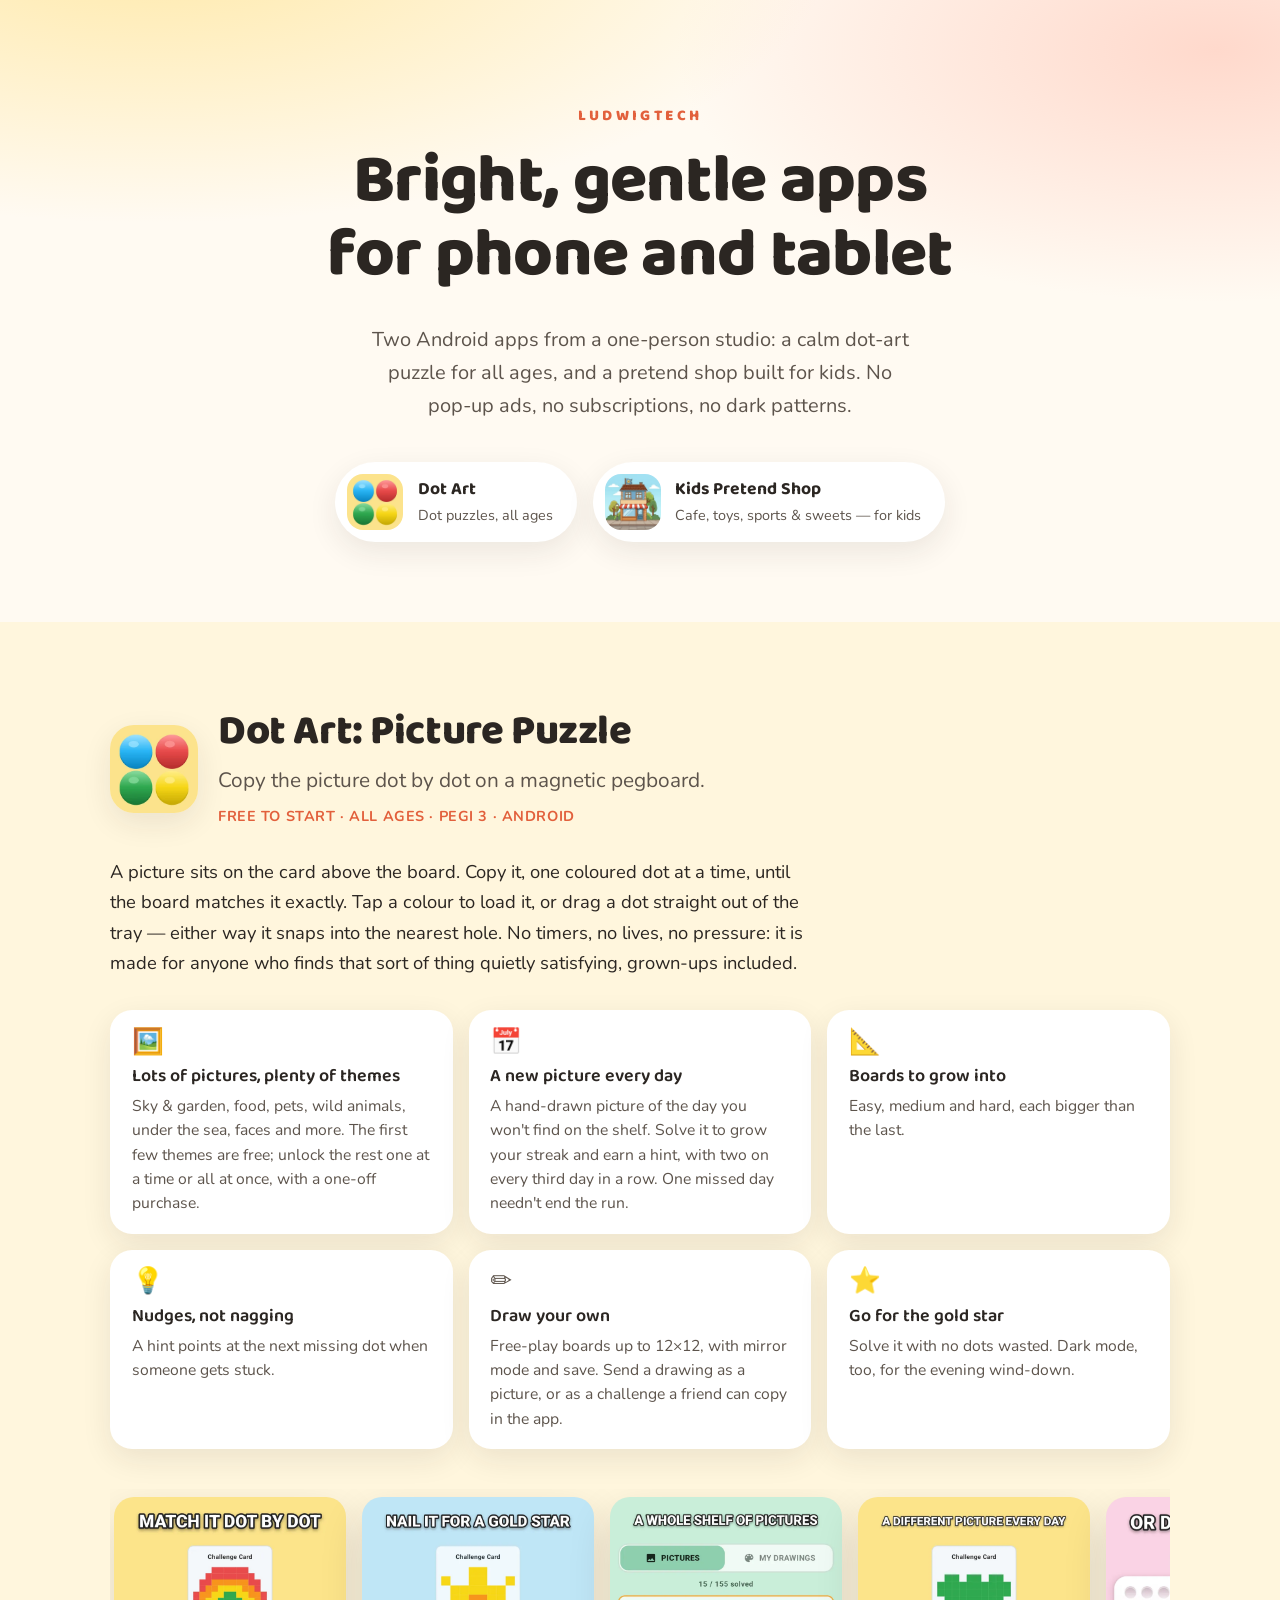
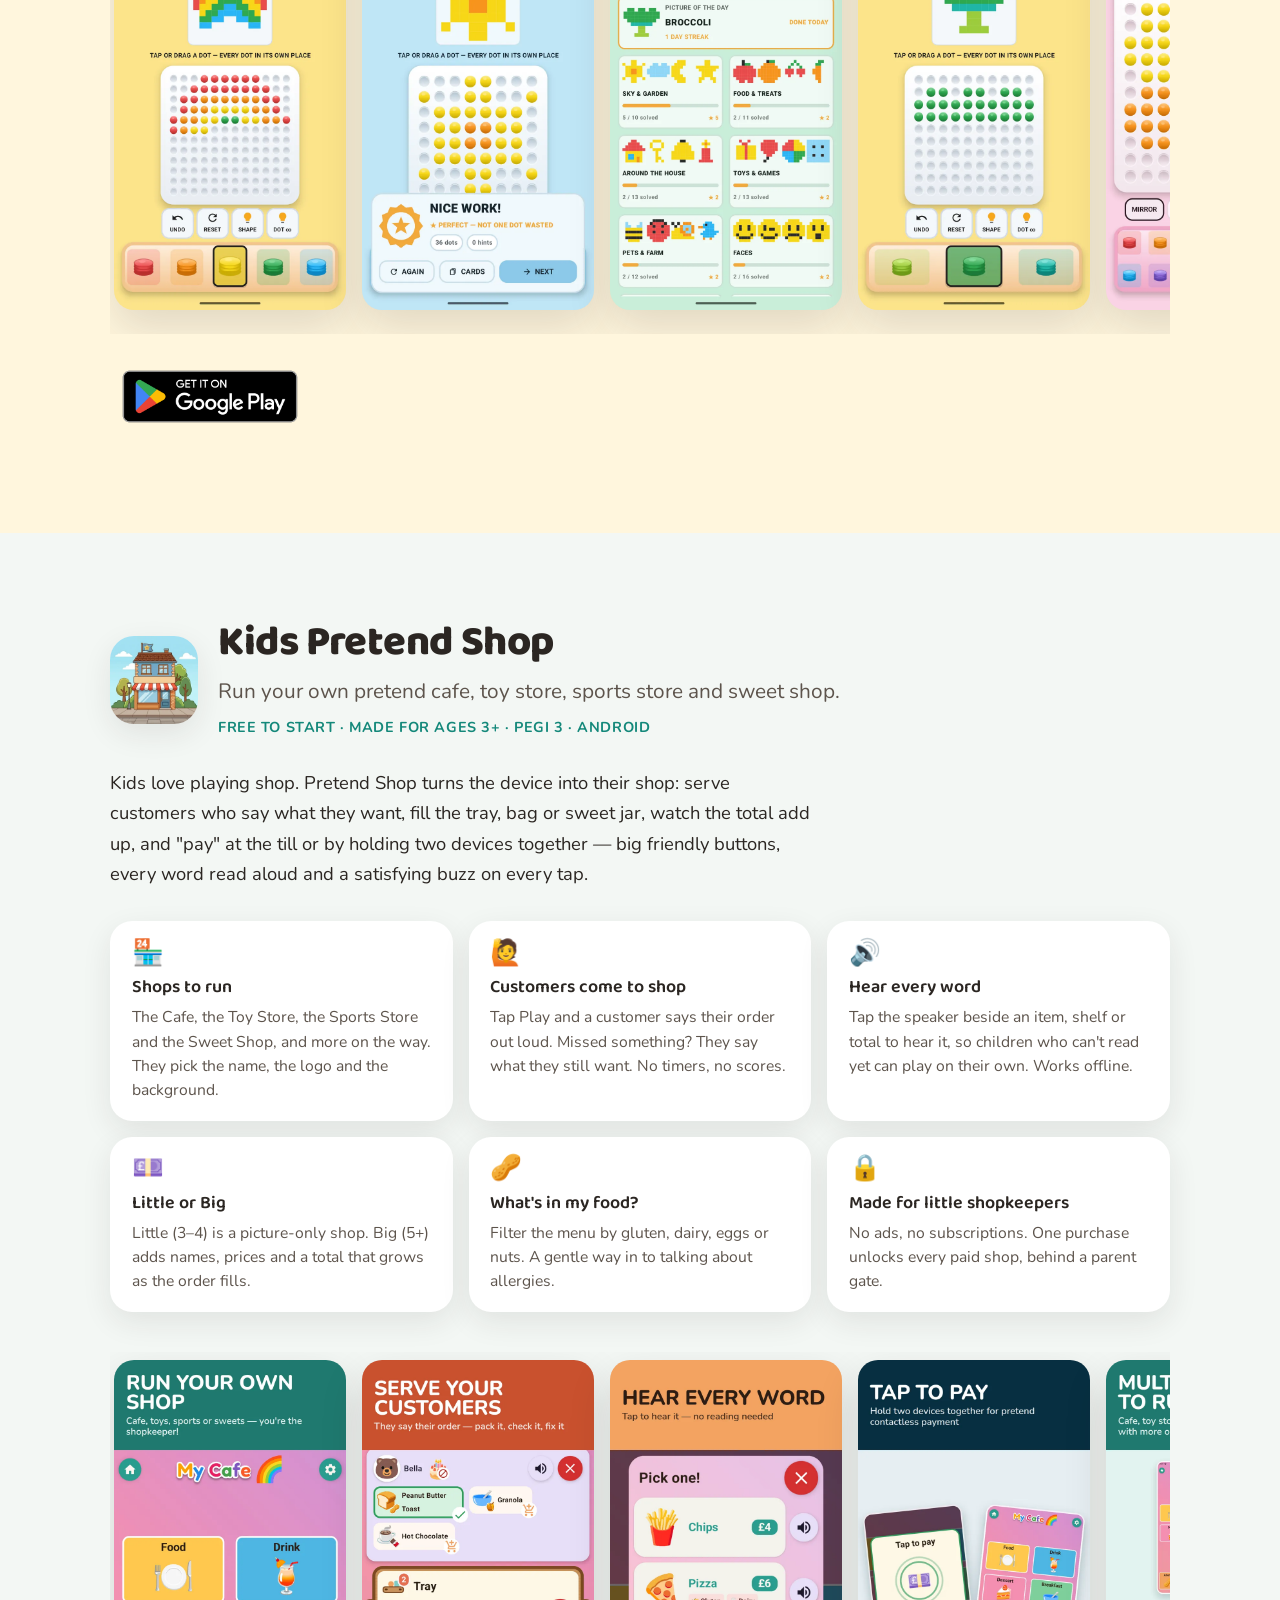
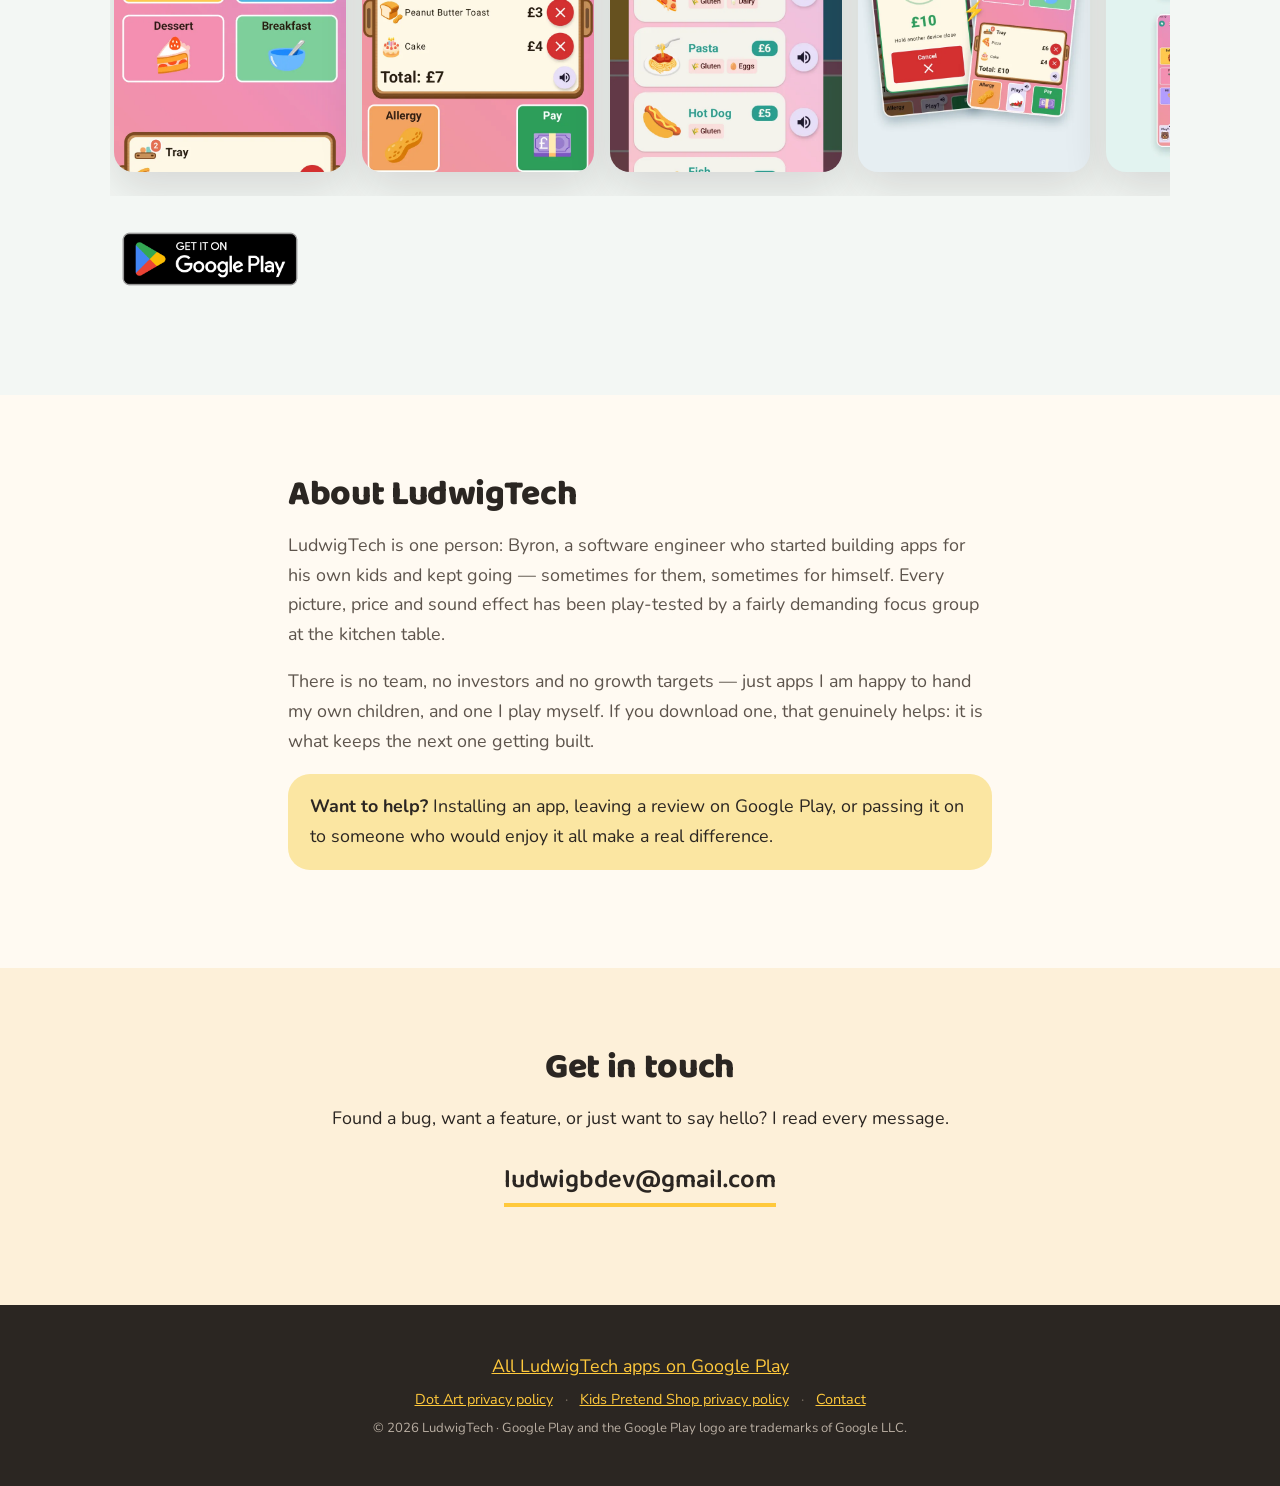
<file: index.html>
<!DOCTYPE html>
<html lang="en">
<head>
<meta charset="UTF-8">
<meta name="viewport" content="width=device-width, initial-scale=1">
<title>LudwigTech — Bright, gentle Android apps</title>
<meta name="description" content="LudwigTech makes bright, gentle Android apps: Dot Art: Picture Puzzle, a calm dot puzzle for all ages, and Kids Pretend Shop, a pretend shop for kids.">
<meta name="author" content="LudwigTech">
<link rel="canonical" href="https://byronludwig.github.io/">

<meta property="og:type" content="website">
<meta property="og:title" content="LudwigTech — Bright, gentle Android apps">
<meta property="og:description" content="A calm dot puzzle for all ages, and a pretend shop for kids. Built by one person.">
<meta property="og:url" content="https://byronludwig.github.io/">
<meta property="og:image" content="https://byronludwig.github.io/assets/icons/pretend-shop.webp">
<meta name="twitter:card" content="summary_large_image">

<link rel="icon" href="assets/favicon.svg" type="image/svg+xml">
<link rel="apple-touch-icon" href="assets/icons/dot-art.webp">

<link rel="preconnect" href="https://fonts.googleapis.com">
<link rel="preconnect" href="https://fonts.gstatic.com" crossorigin>
<link rel="stylesheet" href="https://fonts.googleapis.com/css2?family=Baloo+2:wght@600;800&family=Nunito:wght@400;600;700&display=swap">
<link rel="stylesheet" href="styles.css">

<script type="application/ld+json">
{
  "@context": "https://schema.org",
  "@type": "Organization",
  "name": "LudwigTech",
  "url": "https://byronludwig.github.io/",
  "email": "ludwigbdev@gmail.com",
  "description": "Independent developer making bright, gentle Android apps."
}
</script>
</head>
<body>

<a class="skip-link" href="#apps">Skip to the apps</a>

<header class="hero">
  <div class="wrap">
    <p class="eyebrow">LudwigTech</p>
    <h1>Bright, gentle apps<br>for phone and tablet</h1>
    <p class="lede">
      Two Android apps from a one-person studio: a calm dot-art puzzle for all
      ages, and a pretend shop built for kids. No pop-up ads, no subscriptions,
      no dark patterns.
    </p>
    <nav class="hero-apps" aria-label="Our apps">
      <a class="hero-app" href="#dot-art">
        <img src="assets/icons/dot-art.webp" alt="" width="72" height="72" loading="eager">
        <span><strong>Dot Art</strong><em>Dot puzzles, all ages</em></span>
      </a>
      <a class="hero-app" href="#pretend-shop">
        <img src="assets/icons/pretend-shop.webp" alt="" width="72" height="72" loading="eager">
        <span><strong>Kids Pretend Shop</strong><em>Cafe, toys, sports &amp; sweets — for kids</em></span>
      </a>
    </nav>
  </div>
</header>

<main id="apps">

  <!-- ─────────────────────────  DOT ART  ───────────────────────── -->
  <section class="app app--dot" id="dot-art" aria-labelledby="dot-art-title">
    <div class="wrap">
      <div class="app-head">
        <img class="app-icon" src="assets/icons/dot-art.webp" alt="Dot Art app icon" width="112" height="112" loading="lazy">
        <div>
          <h2 id="dot-art-title">Dot Art: Picture Puzzle</h2>
          <p class="tagline">Copy the picture dot by dot on a magnetic pegboard.</p>
          <p class="meta">Free to start · All ages · PEGI 3 · Android</p>
        </div>
      </div>

      <p class="blurb">
        A picture sits on the card above the board. Copy it, one coloured dot at a
        time, until the board matches it exactly. Tap a colour to load it, or drag a
        dot straight out of the tray — either way it snaps into the nearest
        hole. No timers, no lives, no pressure: it is made for anyone who
        finds that sort of thing quietly satisfying, grown-ups included.
      </p>

      <ul class="features">
        <li><span aria-hidden="true">🖼️</span><strong>Lots of pictures, plenty of themes</strong>Sky &amp; garden, food, pets, wild animals, under the sea, faces and more. The first few themes are free; unlock the rest one at a time or all at once, with a one-off purchase.</li>
        <li><span aria-hidden="true">📅</span><strong>A new picture every day</strong>A hand-drawn picture of the day you won't find on the shelf. Solve it to grow your streak and earn a hint, with two on every third day in a row. One missed day needn't end the run.</li>
        <li><span aria-hidden="true">📐</span><strong>Boards to grow into</strong>Easy, medium and hard, each bigger than the last.</li>
        <li><span aria-hidden="true">💡</span><strong>Nudges, not nagging</strong>A hint points at the next missing dot when someone gets stuck.</li>
        <li><span aria-hidden="true">✏️</span><strong>Draw your own</strong>Free-play boards up to 12×12, with mirror mode and save. Send a drawing as a picture, or as a challenge a friend can copy in the app.</li>
        <li><span aria-hidden="true">⭐</span><strong>Go for the gold star</strong>Solve it with no dots wasted. Dark mode, too, for the evening wind-down.</li>
      </ul>

      <div class="shots" role="group" aria-label="Dot Art screenshots" tabindex="0">
        <img src="assets/shots/dot-art/01.webp" alt="Tap or drag a dot — a rainbow picture part-built on the pegboard" width="720" height="1280" loading="lazy">
        <img src="assets/shots/dot-art/02.webp" alt="A solved sun picture with a gold star and the message Nice work! Perfect — not one dot wasted" width="720" height="1280" loading="lazy">
        <img src="assets/shots/dot-art/03.webp" alt="The picture shelf under the Pictures and My Drawings tabs, with the picture of the day, broccoli, done on a one-day streak above themes such as Sky and Garden, Food and Treats, Pets and Farm" width="720" height="1280" loading="lazy">
        <img src="assets/shots/dot-art/04.webp" alt="The picture of the day, broccoli, part-copied on the pegboard" width="720" height="1280" loading="lazy">
        <img src="assets/shots/dot-art/05.webp" alt="A symmetrical drawing on a 12 by 12 free-draw board with mirror mode on" width="720" height="1280" loading="lazy">
        <img src="assets/shots/dot-art/06.webp" alt="A drawing sent as a message asking Can you copy my picture?, with a friend copying it on their board" width="720" height="1280" loading="lazy">
        <img src="assets/shots/dot-art/07.webp" alt="A parrot part-copied on the pegboard in dark mode" width="720" height="1280" loading="lazy">
      </div>

      <a class="badge" href="https://play.google.com/store/apps/details?id=com.byronludwig.matchthepicture" rel="noopener">
        <img src="assets/google-play-badge.png" alt="Get Dot Art: Picture Puzzle on Google Play" width="323" height="125" loading="lazy">
      </a>
    </div>
  </section>

  <!-- ──────────────────────  PRETEND SHOP  ─────────────────────── -->
  <section class="app app--shop" id="pretend-shop" aria-labelledby="shop-title">
    <div class="wrap">
      <div class="app-head">
        <img class="app-icon" src="assets/icons/pretend-shop.webp" alt="Kids Pretend Shop app icon" width="112" height="112" loading="lazy">
        <div>
          <h2 id="shop-title">Kids Pretend Shop</h2>
          <p class="tagline">Run your own pretend cafe, toy store, sports store and sweet shop.</p>
          <p class="meta">Free to start · Made for ages 3+ · PEGI 3 · Android</p>
        </div>
      </div>

      <p class="blurb">
        Kids love playing shop. Pretend Shop turns the device into their shop:
        serve customers who say what they want, fill the tray, bag or sweet jar, watch the total
        add up, and "pay" at the till or by holding two devices together — big friendly
        buttons, every word read aloud and a satisfying buzz on every tap.
      </p>

      <ul class="features">
        <li><span aria-hidden="true">🏪</span><strong>Shops to run</strong>The Cafe, the Toy Store, the Sports Store and the Sweet Shop, and more on the way. They pick the name, the logo and the background.</li>
        <li><span aria-hidden="true">🙋</span><strong>Customers come to shop</strong>Tap Play and a customer says their order out loud. Missed something? They say what they still want. No timers, no scores.</li>
        <li><span aria-hidden="true">🔊</span><strong>Hear every word</strong>Tap the speaker beside an item, shelf or total to hear it, so children who can't read yet can play on their own. Works offline.</li>
        <li><span aria-hidden="true">💷</span><strong>Little or Big</strong>Little (3–4) is a picture-only shop. Big (5+) adds names, prices and a total that grows as the order fills.</li>
        <li><span aria-hidden="true">🥜</span><strong>What's in my food?</strong>Filter the menu by gluten, dairy, eggs or nuts. A gentle way in to talking about allergies.</li>
        <li><span aria-hidden="true">🔒</span><strong>Made for little shopkeepers</strong>No ads, no subscriptions. One purchase unlocks every paid shop, behind a parent gate.</li>
      </ul>

      <div class="shots" role="group" aria-label="Kids Pretend Shop screenshots" tabindex="0">
        <img src="assets/shots/pretend-shop/01.webp" alt="The cafe counter with Food, Drink, Dessert and Breakfast buttons and an order in the tray" width="720" height="1280" loading="lazy">
        <img src="assets/shots/pretend-shop/02.webp" alt="Bella the Bear's order card asking for peanut butter toast, granola and hot chocolate, beside a tray adding up to seven pounds" width="720" height="1280" loading="lazy">
        <img src="assets/shots/pretend-shop/03.webp" alt="The Pick one! menu of chips, pizza, pasta and hot dog, each with its price, allergy labels and a speaker button to hear its name" width="720" height="1280" loading="lazy">
        <img src="assets/shots/pretend-shop/04.webp" alt="A ten pound tap-to-pay screen next to the cafe, for a pretend contactless payment" width="720" height="1280" loading="lazy">
        <img src="assets/shots/pretend-shop/05.webp" alt="The cafe, toy shop, sports shop and sweet shop in a two-by-two grid" width="720" height="1280" loading="lazy">
        <img src="assets/shots/pretend-shop/06.webp" alt="The allergy picker with dairy and nuts ticked, hiding 21 items from the menu" width="720" height="1280" loading="lazy">
        <img src="assets/shots/pretend-shop/07.webp" alt="Two customised shops — a cafe on a cloudy sky background and a sports store on teal" width="720" height="1280" loading="lazy">
        <img src="assets/shots/pretend-shop/08.webp" alt="Made for little shopkeepers — no ads, no subscriptions and parent-gated purchases" width="720" height="1280" loading="lazy">
      </div>

      <a class="badge" href="https://play.google.com/store/apps/details?id=com.byronludwig.pretendplay" rel="noopener">
        <img src="assets/google-play-badge.png" alt="Get Kids Pretend Shop on Google Play" width="323" height="125" loading="lazy">
      </a>
    </div>
  </section>

  <!-- ─────────────────────────  ABOUT  ─────────────────────────── -->
  <section class="about" id="about" aria-labelledby="about-title">
    <div class="wrap">
      <h2 id="about-title">About LudwigTech</h2>
      <p>
        LudwigTech is one person: Byron, a software engineer who started building
        apps for his own kids and kept going — sometimes for them, sometimes for
        himself. Every picture, price and sound effect has been play-tested by a
        fairly demanding focus group at the kitchen table.
      </p>
      <p>
        There is no team, no investors and no growth targets — just apps I am happy
        to hand my own children, and one I play myself. If you download one, that
        genuinely helps: it is what keeps the next one getting built.
      </p>
      <p class="support">
        <strong>Want to help?</strong> Installing an app, leaving a review on Google
        Play, or passing it on to someone who would enjoy it all make a real
        difference.
      </p>
    </div>
  </section>

  <!-- ────────────────────────  CONTACT  ────────────────────────── -->
  <section class="contact" id="contact" aria-labelledby="contact-title">
    <div class="wrap">
      <h2 id="contact-title">Get in touch</h2>
      <p>
        Found a bug, want a feature, or just want to say hello? I read every message.
      </p>
      <p><a class="mail" href="mailto:ludwigbdev@gmail.com">ludwigbdev@gmail.com</a></p>
    </div>
  </section>

</main>

<footer>
  <div class="wrap">
    <p>
      <a href="https://play.google.com/store/apps/developer?id=LudwigTech" rel="noopener">All LudwigTech apps on Google Play</a>
    </p>
    <p class="links">
      <a href="privacy/dot-art/">Dot Art privacy policy</a>
      <span aria-hidden="true">·</span>
      <a href="privacy/pretend-shop/">Kids Pretend Shop privacy policy</a>
      <span aria-hidden="true">·</span>
      <a href="mailto:ludwigbdev@gmail.com">Contact</a>
    </p>
    <p class="small">
      © <span id="year">2026</span> LudwigTech · Google Play and the Google Play logo are trademarks of Google LLC.
    </p>
  </div>
</footer>

<script src="script.js"></script>
</body>
</html>
</file>
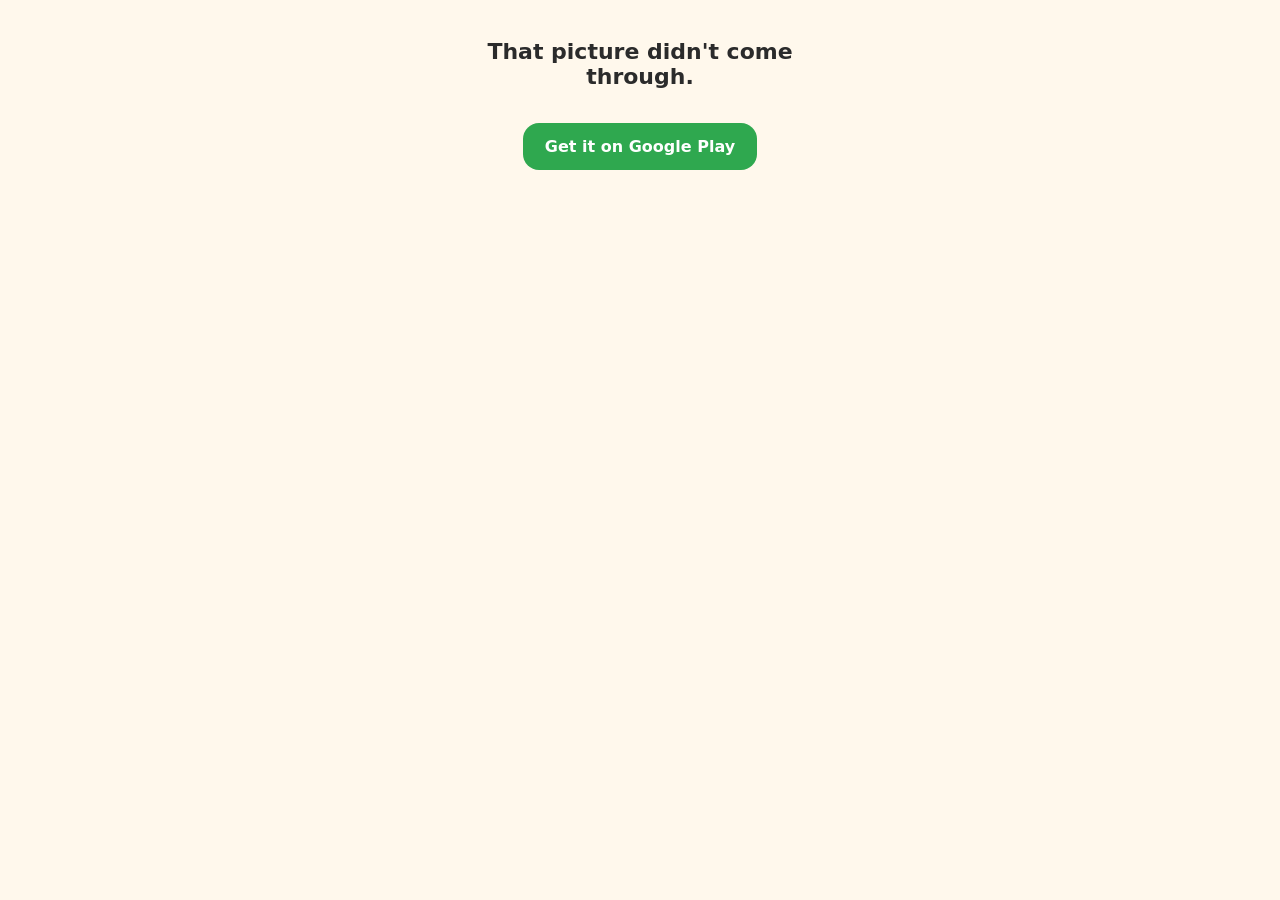
<file: p/index.html>
<!doctype html>
<html lang="en">
<head>
  <meta charset="utf-8">
  <meta name="viewport" content="width=device-width, initial-scale=1">
  <meta name="referrer" content="no-referrer">
  <title>Match the Picture</title>
  <style>
    body { margin: 0; background: #FFF8EC; color: #2B2B2B; font-family: system-ui, sans-serif; }
    main { max-width: 420px; margin: 0 auto; padding: 24px 16px; text-align: center; }
    h1 { font-size: 22px; font-weight: 900; }
    canvas { width: 100%; max-width: 360px; aspect-ratio: 1; border-radius: 24px; background: #F2E6D0; }
    .play { display: inline-block; margin-top: 20px; padding: 14px 22px; border-radius: 16px;
      background: #2FA84F; color: #FFFFFF; font-weight: 900; text-decoration: none; }
    [hidden] { display: none; }
  </style>
</head>
<body>
  <main>
    <h1 id="title">Can you copy my picture?</h1>
    <canvas id="board" width="720" height="720" hidden></canvas>
    <noscript><p>Get Match the Picture to copy this picture.</p></noscript>
    <a class="play" href="https://play.google.com/store/apps/details?id=com.byronludwig.matchthepicture">Get it on Google Play</a>
  </main>
  <script type="module">
    import { readFragment } from './picture-link.js';

    const colours = await fetch('./colours.json').then((response) => response.json()).catch(() => null);
    const picture = colours && readFragment(location.hash.slice(1), new Set(Object.keys(colours)));

    if (picture) {
      const board = document.getElementById('board');
      const pen = board.getContext('2d');
      const cell = board.width / picture.size;
      [...picture.cells].forEach((legend, index) => {
        const x = (index % picture.size + 0.5) * cell;
        const y = (Math.floor(index / picture.size) + 0.5) * cell;
        pen.beginPath();
        pen.arc(x, y, cell * (legend === '.' ? 0.14 : 0.4), 0, Math.PI * 2);
        pen.fillStyle = legend === '.' ? '#D9C7A5' : colours[legend];
        pen.fill();
      });
      board.hidden = false;
    } else {
      document.getElementById('title').textContent = "That picture didn't come through.";
    }
  </script>
</body>
</html>
</file>
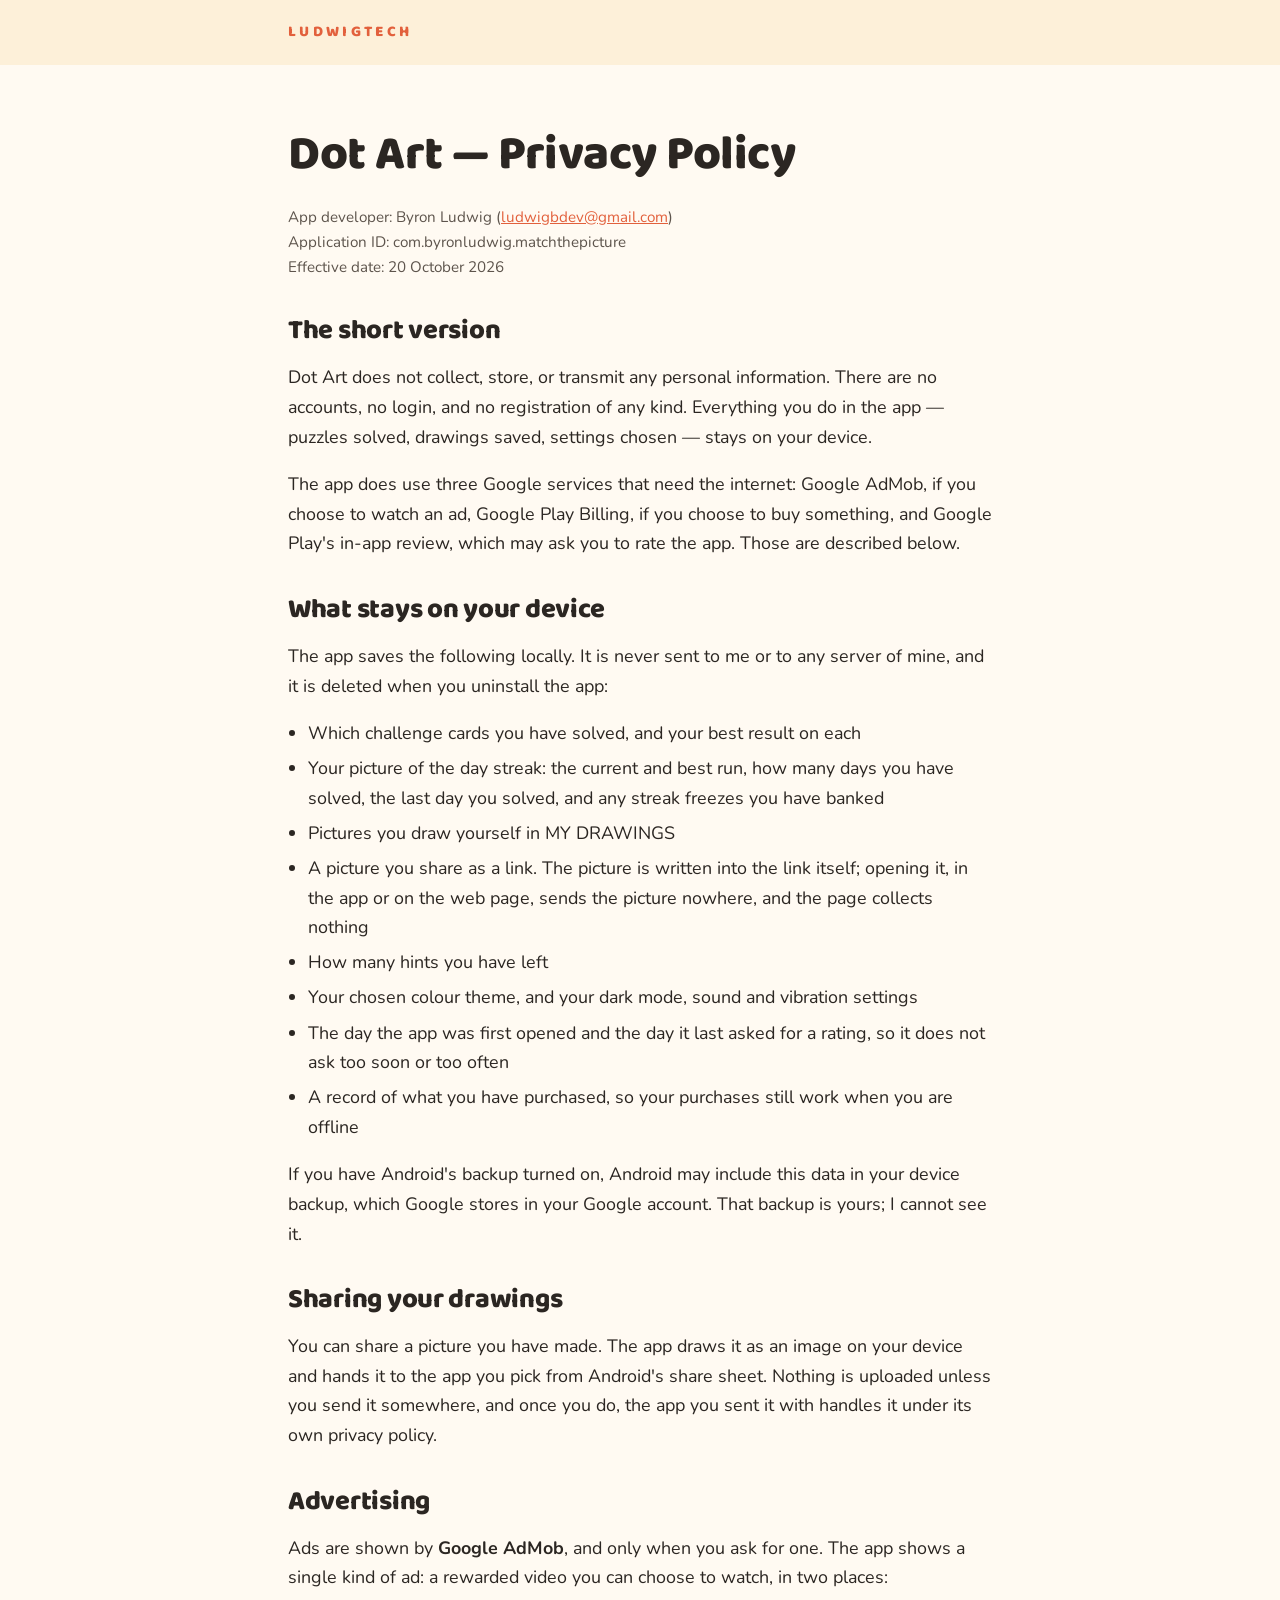
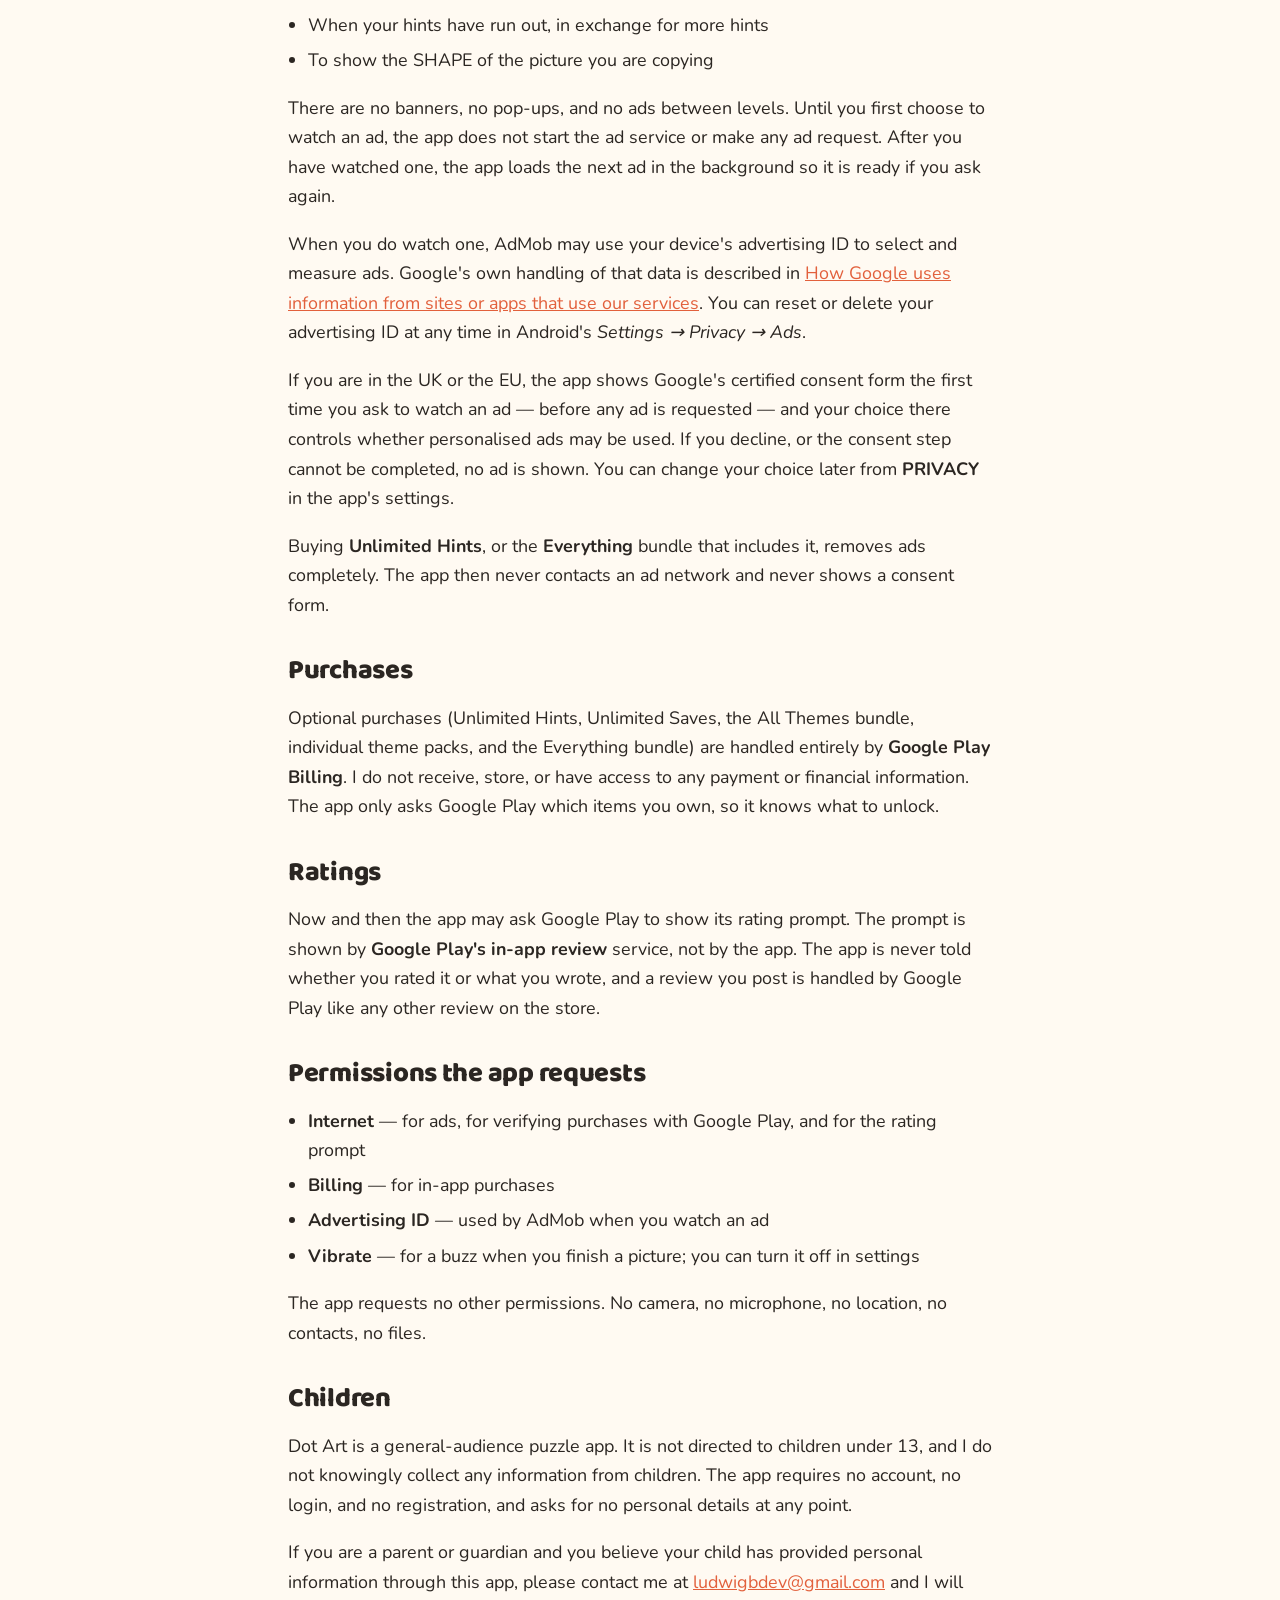
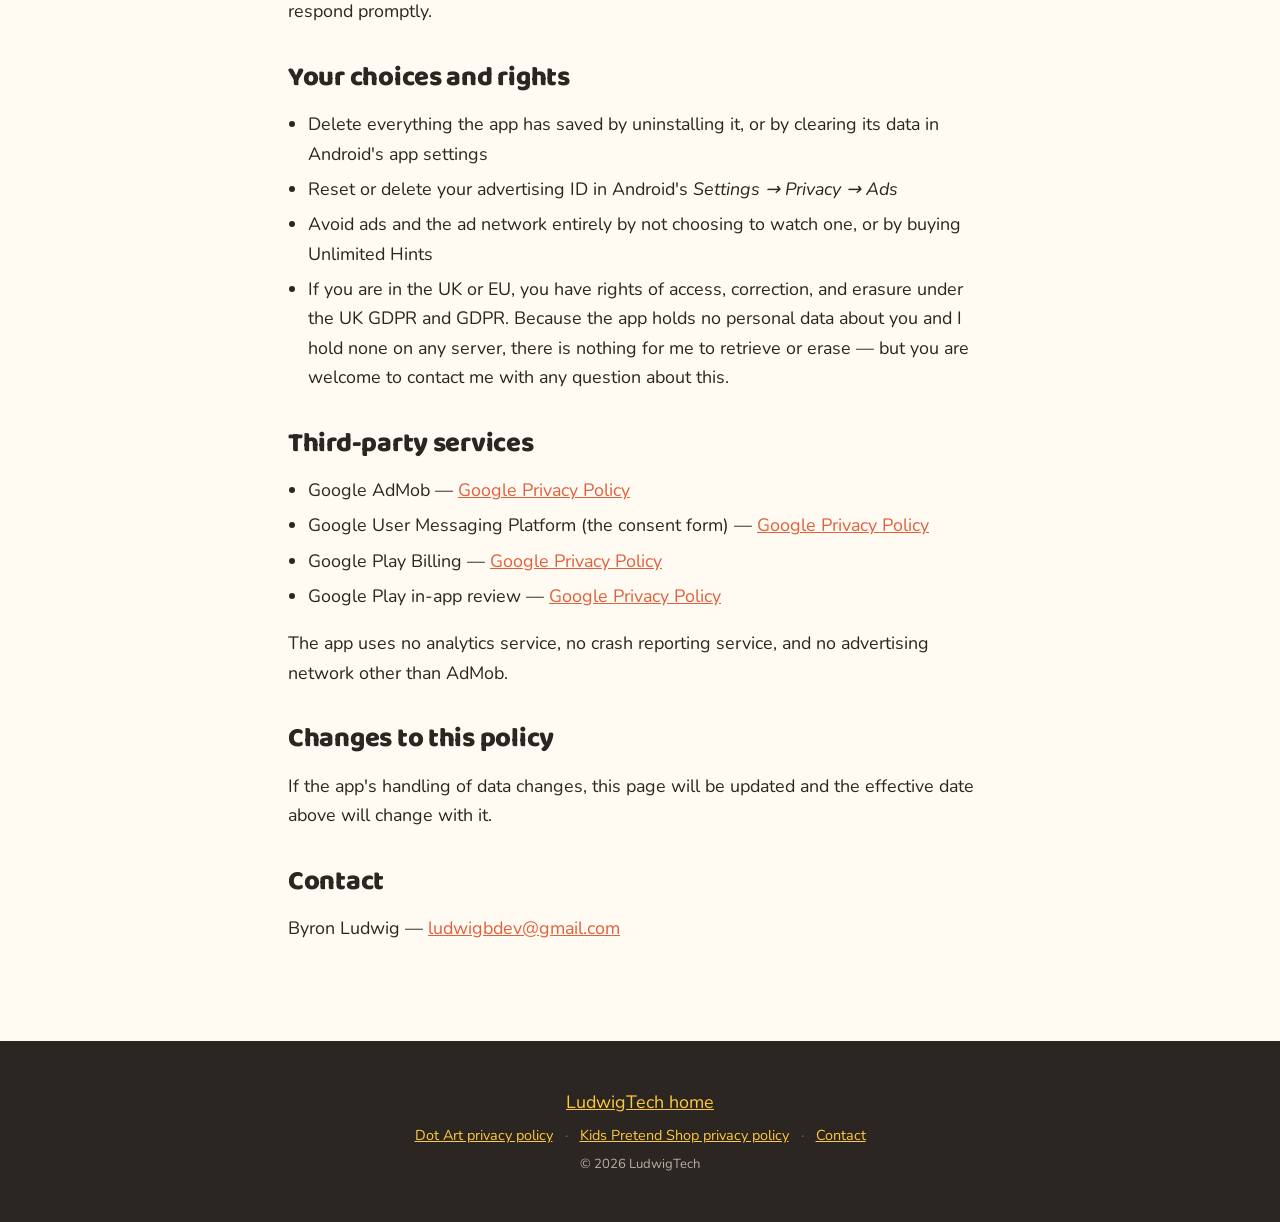
<file: privacy/dot-art/index.html>
<!DOCTYPE html>
<html lang="en">
<head>
<meta charset="UTF-8">
<meta name="viewport" content="width=device-width, initial-scale=1">
<title>Dot Art privacy policy — LudwigTech</title>
<meta name="description" content="Privacy policy for Dot Art: Picture Puzzle, an Android app by LudwigTech.">
<link rel="canonical" href="https://byronludwig.github.io/privacy/dot-art/">

<link rel="icon" href="../../assets/favicon.svg" type="image/svg+xml">

<link rel="preconnect" href="https://fonts.googleapis.com">
<link rel="preconnect" href="https://fonts.gstatic.com" crossorigin>
<link rel="stylesheet" href="https://fonts.googleapis.com/css2?family=Baloo+2:wght@600;800&family=Nunito:wght@400;600;700&display=swap">
<link rel="stylesheet" href="../../styles.css">
</head>
<body>

<header class="page-head">
  <div class="wrap">
    <p class="eyebrow"><a href="../../">LudwigTech</a></p>
  </div>
</header>

<main class="wrap policy">

<h1>Dot Art — Privacy Policy</h1>
<p class="policy-meta">
  App developer: Byron Ludwig (<a href="mailto:ludwigbdev@gmail.com">ludwigbdev@gmail.com</a>)<br>
  Application ID: com.byronludwig.matchthepicture<br>
  Effective date: 20 October 2026
</p>

<h2>The short version</h2>
<p>
  Dot Art does not collect, store, or transmit any personal information. There are no accounts, no
  login, and no registration of any kind. Everything you do in the app — puzzles solved, drawings
  saved, settings chosen — stays on your device.
</p>
<p>
  The app does use three Google services that need the internet: Google AdMob, if you choose to watch
  an ad, Google Play Billing, if you choose to buy something, and Google Play's in-app review, which
  may ask you to rate the app. Those are described below.
</p>

<h2>What stays on your device</h2>
<p>
  The app saves the following locally. It is never sent to me or to any server of mine, and it is
  deleted when you uninstall the app:
</p>
<ul>
  <li>Which challenge cards you have solved, and your best result on each</li>
  <li>Your picture of the day streak: the current and best run, how many days you have solved, the last day you solved, and any streak freezes you have banked</li>
  <li>Pictures you draw yourself in MY DRAWINGS</li>
  <li>A picture you share as a link. The picture is written into the link itself; opening it, in
    the app or on the web page, sends the picture nowhere, and the page collects nothing</li>
  <li>How many hints you have left</li>
  <li>Your chosen colour theme, and your dark mode, sound and vibration settings</li>
  <li>The day the app was first opened and the day it last asked for a rating, so it does not ask too soon or too often</li>
  <li>A record of what you have purchased, so your purchases still work when you are offline</li>
</ul>
<p>
  If you have Android's backup turned on, Android may include this data in your device backup, which
  Google stores in your Google account. That backup is yours; I cannot see it.
</p>

<h2>Sharing your drawings</h2>
<p>
  You can share a picture you have made. The app draws it as an image on your device and hands it to
  the app you pick from Android's share sheet. Nothing is uploaded unless you send it somewhere, and
  once you do, the app you sent it with handles it under its own privacy policy.
</p>

<h2>Advertising</h2>
<p>
  Ads are shown by <strong>Google AdMob</strong>, and only when you ask for one. The app shows a
  single kind of ad: a rewarded video you can choose to watch, in two places:
</p>
<ul>
  <li>When your hints have run out, in exchange for more hints</li>
  <li>To show the SHAPE of the picture you are copying</li>
</ul>
<p>
  There are no banners, no pop-ups, and no ads between levels. Until you first choose to watch an ad,
  the app does not start the ad service or make any ad request. After you have watched one, the app
  loads the next ad in the background so it is ready if you ask again.
</p>
<p>
  When you do watch one, AdMob may use your device's advertising ID to select and measure ads.
  Google's own handling of that data is described in
  <a href="https://policies.google.com/technologies/partner-sites" rel="noopener">How Google uses information from
  sites or apps that use our services</a>. You can reset or delete your advertising ID at any time
  in Android's <em>Settings → Privacy → Ads</em>.
</p>
<p>
  If you are in the UK or the EU, the app shows Google's certified consent form the first time you
  ask to watch an ad — before any ad is requested — and your choice there controls whether
  personalised ads may be used. If you decline, or the consent step cannot be completed, no ad is
  shown. You can change your choice later from <strong>PRIVACY</strong> in the app's settings.
</p>
<p>
  Buying <strong>Unlimited Hints</strong>, or the <strong>Everything</strong> bundle that includes
  it, removes ads completely. The app then never contacts an ad network and never shows a consent
  form.
</p>

<h2>Purchases</h2>
<p>
  Optional purchases (Unlimited Hints, Unlimited Saves, the All Themes bundle, individual theme packs,
  and the Everything bundle) are handled entirely by <strong>Google Play Billing</strong>. I do not
  receive, store, or have access to any payment or financial information. The app only asks Google
  Play which items you own, so it knows what to unlock.
</p>

<h2>Ratings</h2>
<p>
  Now and then the app may ask Google Play to show its rating prompt. The prompt is shown by
  <strong>Google Play's in-app review</strong> service, not by the app. The app is never told whether
  you rated it or what you wrote, and a review you post is handled by Google Play like any other
  review on the store.
</p>

<h2>Permissions the app requests</h2>
<ul>
  <li><strong>Internet</strong> — for ads, for verifying purchases with Google Play, and for the rating prompt</li>
  <li><strong>Billing</strong> — for in-app purchases</li>
  <li><strong>Advertising ID</strong> — used by AdMob when you watch an ad</li>
  <li><strong>Vibrate</strong> — for a buzz when you finish a picture; you can turn it off in settings</li>
</ul>
<p>The app requests no other permissions. No camera, no microphone, no location, no contacts, no files.</p>

<h2>Children</h2>
<p>
  Dot Art is a general-audience puzzle app. It is not directed to children under 13, and I do not
  knowingly collect any information from children. The app requires no account, no login, and no
  registration, and asks for no personal details at any point.
</p>
<p>
  If you are a parent or guardian and you believe your child has provided personal information
  through this app, please contact me at
  <a href="mailto:ludwigbdev@gmail.com">ludwigbdev@gmail.com</a> and I will respond promptly.
</p>

<h2>Your choices and rights</h2>
<ul>
  <li>Delete everything the app has saved by uninstalling it, or by clearing its data in Android's app settings</li>
  <li>Reset or delete your advertising ID in Android's <em>Settings → Privacy → Ads</em></li>
  <li>Avoid ads and the ad network entirely by not choosing to watch one, or by buying Unlimited Hints</li>
  <li>
    If you are in the UK or EU, you have rights of access, correction, and erasure under the UK GDPR
    and GDPR. Because the app holds no personal data about you and I hold none on any server, there
    is nothing for me to retrieve or erase — but you are welcome to contact me with any question
    about this.
  </li>
</ul>

<h2>Third-party services</h2>
<ul>
  <li>Google AdMob — <a href="https://policies.google.com/privacy" rel="noopener">Google Privacy Policy</a></li>
  <li>Google User Messaging Platform (the consent form) — <a href="https://policies.google.com/privacy" rel="noopener">Google Privacy Policy</a></li>
  <li>Google Play Billing — <a href="https://policies.google.com/privacy" rel="noopener">Google Privacy Policy</a></li>
  <li>Google Play in-app review — <a href="https://policies.google.com/privacy" rel="noopener">Google Privacy Policy</a></li>
</ul>
<p>The app uses no analytics service, no crash reporting service, and no advertising network other than AdMob.</p>

<h2>Changes to this policy</h2>
<p>
  If the app's handling of data changes, this page will be updated and the effective date above will
  change with it.
</p>

<h2>Contact</h2>
<p>
  Byron Ludwig — <a href="mailto:ludwigbdev@gmail.com">ludwigbdev@gmail.com</a>
</p>

</main>

<footer>
  <div class="wrap">
    <p>
      <a href="../../">LudwigTech home</a>
    </p>
    <p class="links">
      <a href="../dot-art/">Dot Art privacy policy</a>
      <span aria-hidden="true">·</span>
      <a href="../pretend-shop/">Kids Pretend Shop privacy policy</a>
      <span aria-hidden="true">·</span>
      <a href="mailto:ludwigbdev@gmail.com">Contact</a>
    </p>
    <p class="small">
      © <span id="year">2026</span> LudwigTech
    </p>
  </div>
</footer>

<script src="../../script.js"></script>
</body>
</html>
</file>
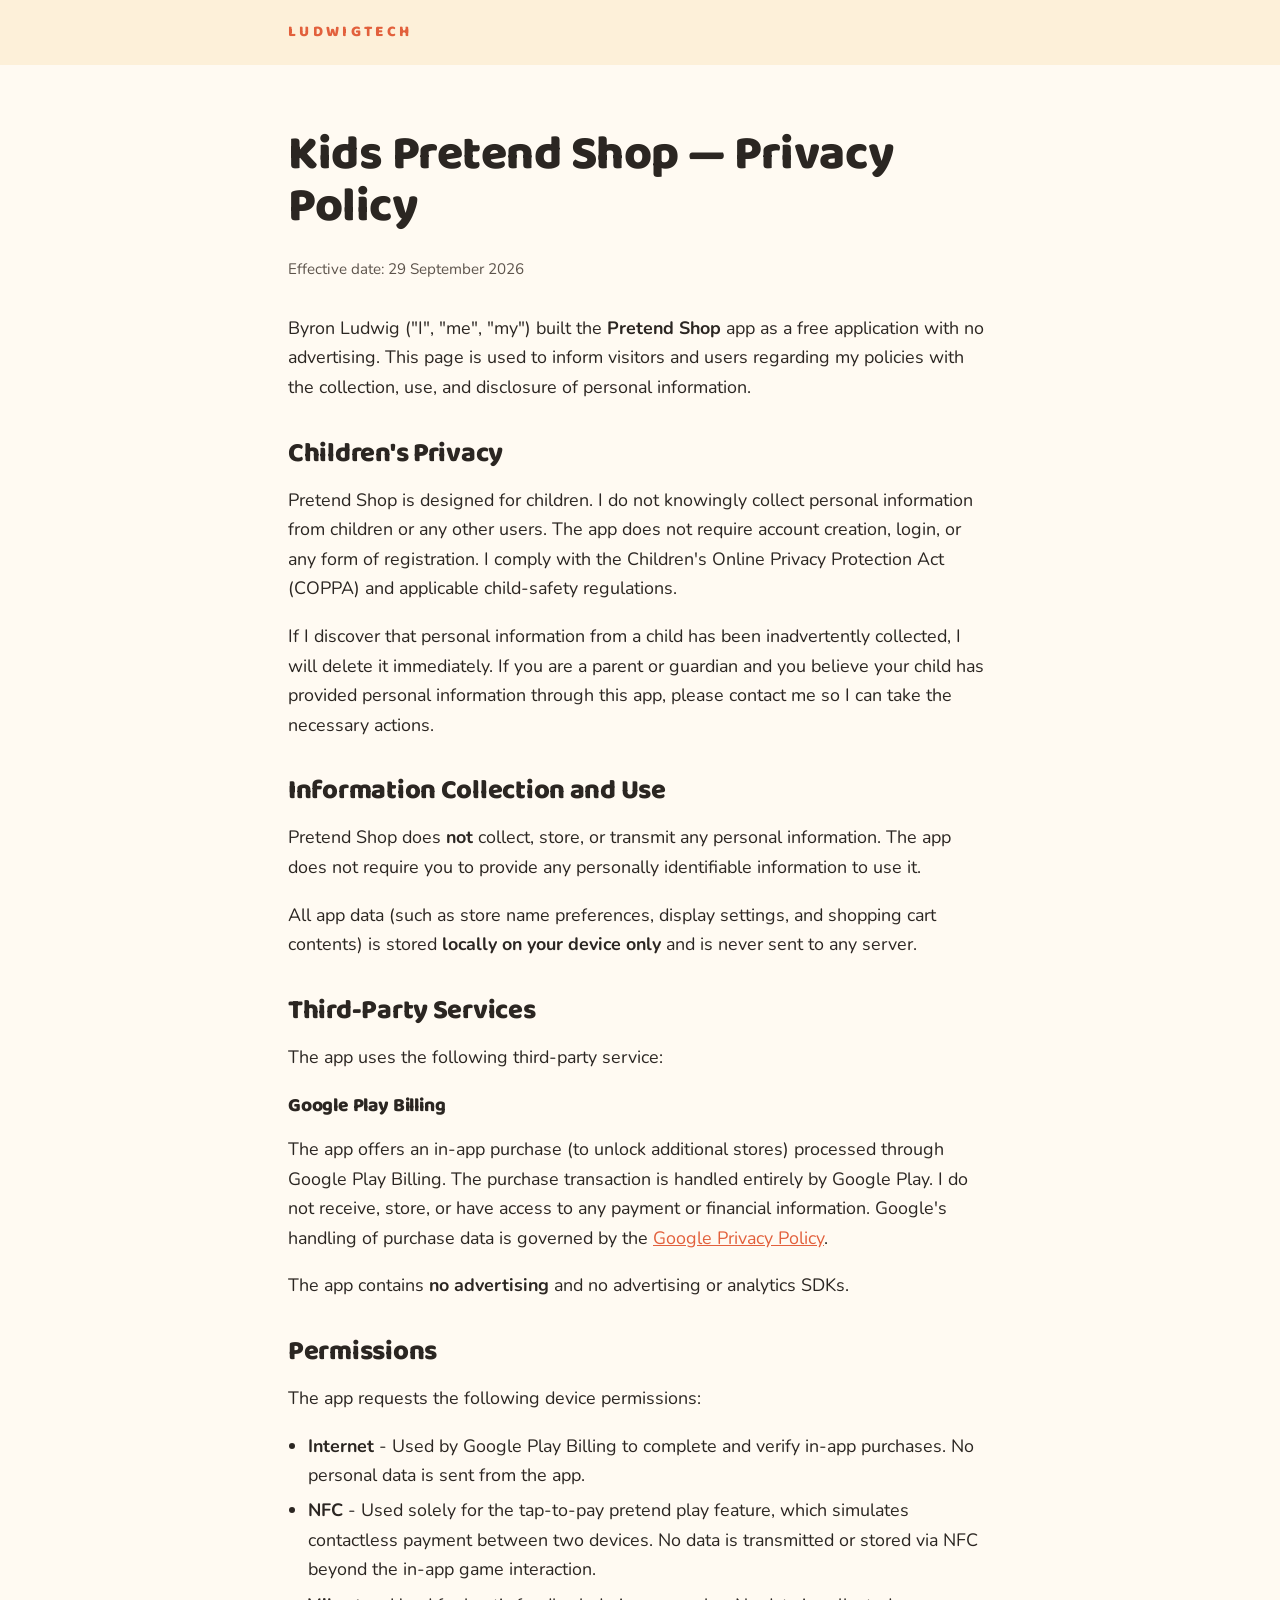
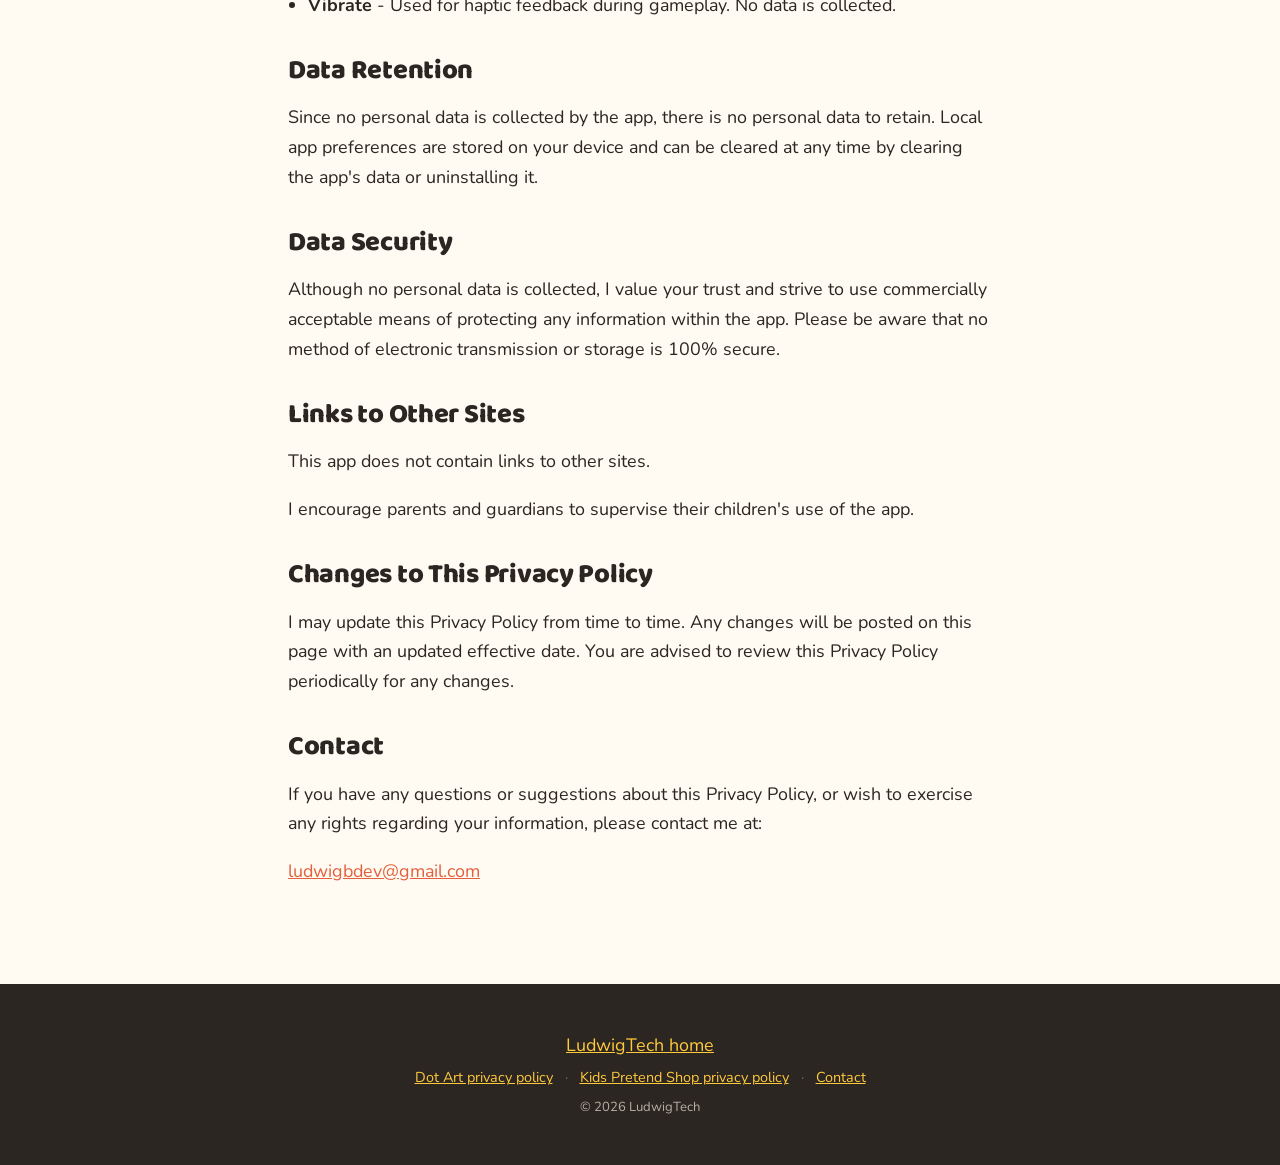
<file: privacy/pretend-shop/index.html>
<!DOCTYPE html>
<html lang="en">
<head>
<meta charset="UTF-8">
<meta name="viewport" content="width=device-width, initial-scale=1">
<title>Kids Pretend Shop privacy policy — LudwigTech</title>
<meta name="description" content="Privacy policy for Kids Pretend Shop, an Android app for children by LudwigTech.">
<link rel="canonical" href="https://byronludwig.github.io/privacy/pretend-shop/">

<link rel="icon" href="../../assets/favicon.svg" type="image/svg+xml">

<link rel="preconnect" href="https://fonts.googleapis.com">
<link rel="preconnect" href="https://fonts.gstatic.com" crossorigin>
<link rel="stylesheet" href="https://fonts.googleapis.com/css2?family=Baloo+2:wght@600;800&family=Nunito:wght@400;600;700&display=swap">
<link rel="stylesheet" href="../../styles.css">
</head>
<body>

<header class="page-head">
  <div class="wrap">
    <p class="eyebrow"><a href="../../">LudwigTech</a></p>
  </div>
</header>

<main class="wrap policy">

<h1>Kids Pretend Shop — Privacy Policy</h1>
<p class="policy-meta">Effective date: 29 September 2026</p>

<p>Byron Ludwig ("I", "me", "my") built the <strong>Pretend Shop</strong> app as a free application with no advertising. This page is used to inform visitors and users regarding my policies with the collection, use, and disclosure of personal information.</p>

<h2>Children's Privacy</h2>
<p>Pretend Shop is designed for children. I do not knowingly collect personal information from children or any other users. The app does not require account creation, login, or any form of registration. I comply with the Children's Online Privacy Protection Act (COPPA) and applicable child-safety regulations.</p>
<p>If I discover that personal information from a child has been inadvertently collected, I will delete it immediately. If you are a parent or guardian and you believe your child has provided personal information through this app, please contact me so I can take the necessary actions.</p>

<h2>Information Collection and Use</h2>
<p>Pretend Shop does <strong>not</strong> collect, store, or transmit any personal information. The app does not require you to provide any personally identifiable information to use it.</p>
<p>All app data (such as store name preferences, display settings, and shopping cart contents) is stored <strong>locally on your device only</strong> and is never sent to any server.</p>

<h2>Third-Party Services</h2>
<p>The app uses the following third-party service:</p>

<h3>Google Play Billing</h3>
<p>The app offers an in-app purchase (to unlock additional stores) processed through Google Play Billing. The purchase transaction is handled entirely by Google Play. I do not receive, store, or have access to any payment or financial information. Google's handling of purchase data is governed by the <a href="https://policies.google.com/privacy" rel="noopener">Google Privacy Policy</a>.</p>
<p>The app contains <strong>no advertising</strong> and no advertising or analytics SDKs.</p>

<h2>Permissions</h2>
<p>The app requests the following device permissions:</p>
<ul>
  <li><strong>Internet</strong> - Used by Google Play Billing to complete and verify in-app purchases. No personal data is sent from the app.</li>
  <li><strong>NFC</strong> - Used solely for the tap-to-pay pretend play feature, which simulates contactless payment between two devices. No data is transmitted or stored via NFC beyond the in-app game interaction.</li>
  <li><strong>Vibrate</strong> - Used for haptic feedback during gameplay. No data is collected.</li>
</ul>

<h2>Data Retention</h2>
<p>Since no personal data is collected by the app, there is no personal data to retain. Local app preferences are stored on your device and can be cleared at any time by clearing the app's data or uninstalling it.</p>

<h2>Data Security</h2>
<p>Although no personal data is collected, I value your trust and strive to use commercially acceptable means of protecting any information within the app. Please be aware that no method of electronic transmission or storage is 100% secure.</p>

<h2>Links to Other Sites</h2>
<p>This app does not contain links to other sites.</p>
<p>I encourage parents and guardians to supervise their children's use of the app.</p>

<h2>Changes to This Privacy Policy</h2>
<p>I may update this Privacy Policy from time to time. Any changes will be posted on this page with an updated effective date. You are advised to review this Privacy Policy periodically for any changes.</p>

<h2>Contact</h2>
<p>If you have any questions or suggestions about this Privacy Policy, or wish to exercise any rights regarding your information, please contact me at:</p>
<p><a href="mailto:ludwigbdev@gmail.com">ludwigbdev@gmail.com</a></p>

</main>

<footer>
  <div class="wrap">
    <p>
      <a href="../../">LudwigTech home</a>
    </p>
    <p class="links">
      <a href="../dot-art/">Dot Art privacy policy</a>
      <span aria-hidden="true">·</span>
      <a href="../pretend-shop/">Kids Pretend Shop privacy policy</a>
      <span aria-hidden="true">·</span>
      <a href="mailto:ludwigbdev@gmail.com">Contact</a>
    </p>
    <p class="small">
      © <span id="year">2026</span> LudwigTech
    </p>
  </div>
</footer>

<script src="../../script.js"></script>
</body>
</html>
</file>
<file: styles.css>
/* LudwigTech — byronludwig.github.io */

:root {
  --cream:      #fffaf2;
  --cream-deep: #fdf0d9;
  --ink:        #2b2622;
  --ink-soft:   #5d544c;
  --sun:        #ffc93c;
  --sun-soft:   #fbe6a2;
  --coral:      #e2603c;
  --teal:       #14887a;
  --shop-tint:  #f3f7f4;
  --dot-tint:   #fff6dd;
  --radius:     22px;
  --shadow:     0 10px 30px rgba(43, 38, 34, .09);
  --shadow-lg:  0 18px 44px rgba(43, 38, 34, .14);
}

* { box-sizing: border-box; }

html { scroll-behavior: smooth; }

body {
  margin: 0;
  background: var(--cream);
  color: var(--ink);
  font: 400 clamp(1rem, .96rem + .2vw, 1.125rem)/1.65 Nunito, system-ui, sans-serif;
  -webkit-font-smoothing: antialiased;
}

h1, h2, h3 {
  font-family: "Baloo 2", Nunito, system-ui, sans-serif;
  font-weight: 800;
  line-height: 1.08;
  margin: 0 0 .5em;
  letter-spacing: -.01em;
}

a { color: var(--coral); }

img { max-width: 100%; display: block; }

.wrap {
  width: min(1060px, 100% - 2rem);
  margin-inline: auto;
}

.skip-link {
  position: absolute;
  left: -9999px;
  background: var(--ink);
  color: #fff;
  padding: .75rem 1.25rem;
  border-radius: 0 0 12px 0;
  z-index: 10;
}
.skip-link:focus { left: 0; top: 0; }

:where(a, [tabindex]):focus-visible {
  outline: 3px solid var(--teal);
  outline-offset: 3px;
  border-radius: 8px;
}

/* ── hero ───────────────────────────────────────────────────── */

.hero {
  padding: clamp(3.5rem, 9vw, 6.5rem) 0 clamp(3rem, 7vw, 5rem);
  background:
    radial-gradient(1100px 460px at 12% -10%, #ffe9a8 0%, transparent 62%),
    radial-gradient(900px 420px at 95% 8%, #ffd9cc 0%, transparent 60%),
    var(--cream);
  text-align: center;
}

.eyebrow {
  font-family: "Baloo 2", sans-serif;
  font-weight: 800;
  font-size: .95rem;
  letter-spacing: .22em;
  text-transform: uppercase;
  color: var(--coral);
  margin: 0 0 1rem;
}

.hero h1 {
  font-size: clamp(2.35rem, 1.5rem + 4.2vw, 4.25rem);
  margin-bottom: .45em;
}

.lede {
  max-width: 34rem;
  margin: 0 auto;
  color: var(--ink-soft);
  font-size: clamp(1.05rem, 1rem + .35vw, 1.25rem);
}

.hero-apps {
  display: flex;
  flex-wrap: wrap;
  gap: 1rem;
  justify-content: center;
  margin-top: 2.5rem;
}

.hero-app {
  display: flex;
  align-items: center;
  gap: .9rem;
  padding: .75rem 1.5rem .75rem .75rem;
  background: #fff;
  border-radius: 999px;
  box-shadow: var(--shadow);
  text-decoration: none;
  color: var(--ink);
  transition: transform .18s ease, box-shadow .18s ease;
}
.hero-app:hover,
.hero-app:focus-visible { transform: translateY(-3px); box-shadow: var(--shadow-lg); }
.hero-app img { width: 56px; height: 56px; border-radius: 16px; }
.hero-app span { display: flex; flex-direction: column; text-align: left; }
.hero-app strong { font-family: "Baloo 2", sans-serif; font-size: 1.1rem; }
.hero-app em { font-style: normal; font-size: .9rem; color: var(--ink-soft); }

/* ── app sections ───────────────────────────────────────────── */

.app { padding: clamp(3rem, 8vw, 5.5rem) 0; }
.app--dot  { background: var(--dot-tint); }
.app--shop { background: var(--shop-tint); }

.app-head {
  display: flex;
  align-items: center;
  gap: 1.25rem;
  flex-wrap: wrap;
  margin-bottom: 1.75rem;
}

.app-icon {
  width: 88px;
  height: 88px;
  border-radius: 24px;
  box-shadow: var(--shadow);
  flex: none;
}

.app h2 { font-size: clamp(1.7rem, 1.2rem + 2vw, 2.6rem); margin-bottom: .2em; }

.tagline {
  margin: 0;
  font-size: clamp(1.05rem, 1rem + .4vw, 1.3rem);
  color: var(--ink-soft);
}

.meta {
  margin: .5rem 0 0;
  font-size: .9rem;
  font-weight: 700;
  letter-spacing: .04em;
  text-transform: uppercase;
  color: var(--teal);
}

.app--dot .meta { color: var(--coral); }

.blurb {
  max-width: 44rem;
  margin: 0 0 2rem;
  font-size: clamp(1.02rem, 1rem + .25vw, 1.15rem);
}

.features {
  list-style: none;
  padding: 0;
  margin: 0 0 2.5rem;
  display: grid;
  gap: 1rem;
  grid-template-columns: repeat(auto-fit, minmax(270px, 1fr));
}

.features li {
  background: #fff;
  border-radius: var(--radius);
  padding: 1.15rem 1.35rem;
  box-shadow: var(--shadow);
  font-size: .98rem;
  line-height: 1.55;
  color: var(--ink-soft);
}

.features li span {
  display: block;
  font-size: 1.6rem;
  line-height: 1;
  margin-bottom: .55rem;
}

.features li strong {
  display: block;
  font-family: "Baloo 2", sans-serif;
  font-weight: 600;
  font-size: 1.12rem;
  color: var(--ink);
  margin-bottom: .2rem;
}

/* ── screenshot strip ───────────────────────────────────────── */

.shots {
  display: flex;
  gap: 1rem;
  overflow-x: auto;
  scroll-snap-type: x mandatory;
  padding: .5rem .25rem 1.5rem;
  margin-bottom: 1.5rem;
  scrollbar-width: thin;
  -webkit-overflow-scrolling: touch;
}

.shots img {
  flex: none;
  width: clamp(180px, 44vw, 232px);
  height: auto;
  border-radius: 20px;
  box-shadow: var(--shadow-lg);
  scroll-snap-align: center;
  background: #fff;
}

.shots.is-grabbing { cursor: grabbing; }
.shots.is-grabbing img { pointer-events: none; }

/* ── store badge ────────────────────────────────────────────── */

.badge {
  display: inline-block;
  transition: transform .18s ease;
}
.badge:hover, .badge:focus-visible { transform: scale(1.04); }
.badge img { width: 200px; height: auto; }

/* ── about + contact ────────────────────────────────────────── */

.about, .contact { padding: clamp(3rem, 7vw, 5rem) 0; }
.about { background: var(--cream); }

.about .wrap, .contact .wrap { max-width: 44rem; }
.about h2, .contact h2 { font-size: clamp(1.6rem, 1.2rem + 1.6vw, 2.2rem); }
.about p { color: var(--ink-soft); }

.support {
  background: var(--sun-soft);
  border-radius: var(--radius);
  padding: 1.15rem 1.35rem;
  color: var(--ink) !important;
}

.contact {
  background: var(--cream-deep);
  text-align: center;
}

.mail {
  display: inline-block;
  margin-top: .5rem;
  font-family: "Baloo 2", sans-serif;
  font-weight: 600;
  font-size: clamp(1.15rem, 1rem + 1vw, 1.6rem);
  color: var(--ink);
  text-decoration: none;
  border-bottom: 4px solid var(--sun);
  padding-bottom: 2px;
}
.mail:hover, .mail:focus-visible { border-bottom-color: var(--coral); }

/* ── privacy policies ───────────────────────────────────────── */

.page-head {
  padding: 1.25rem 0;
  background: var(--cream-deep);
}
.page-head .wrap { max-width: 44rem; }
.page-head .eyebrow { margin: 0; }
.page-head a { color: inherit; text-decoration: none; }

.policy {
  max-width: 44rem;
  padding: clamp(2.5rem, 6vw, 4rem) 0 clamp(3rem, 7vw, 5rem);
}
.policy h1 { font-size: clamp(2rem, 1.4rem + 2.6vw, 3rem); }
.policy h2 { font-size: clamp(1.35rem, 1.15rem + .8vw, 1.7rem); margin-top: 2.25rem; }
.policy h3 { font-size: 1.2rem; margin-top: 1.5rem; }
.policy-meta { margin: 0 0 2rem; color: var(--ink-soft); font-size: .95rem; }
.policy ul { padding-left: 1.25rem; }
.policy li { margin: .35rem 0; }

/* ── footer ─────────────────────────────────────────────────── */

footer {
  background: var(--ink);
  color: #f4ece2;
  padding: 2.5rem 0;
  text-align: center;
}
footer a { color: var(--sun); }
footer p { margin: .4rem 0; }
footer .small { font-size: .82rem; color: #b9aea2; }
footer .links {
  display: flex;
  flex-wrap: wrap;
  gap: .5rem .75rem;
  justify-content: center;
  font-size: .9rem;
}
footer .links span { color: #7d7166; }

@media (prefers-reduced-motion: reduce) {
  html { scroll-behavior: auto; }
  * { transition: none !important; }
}
</file>
